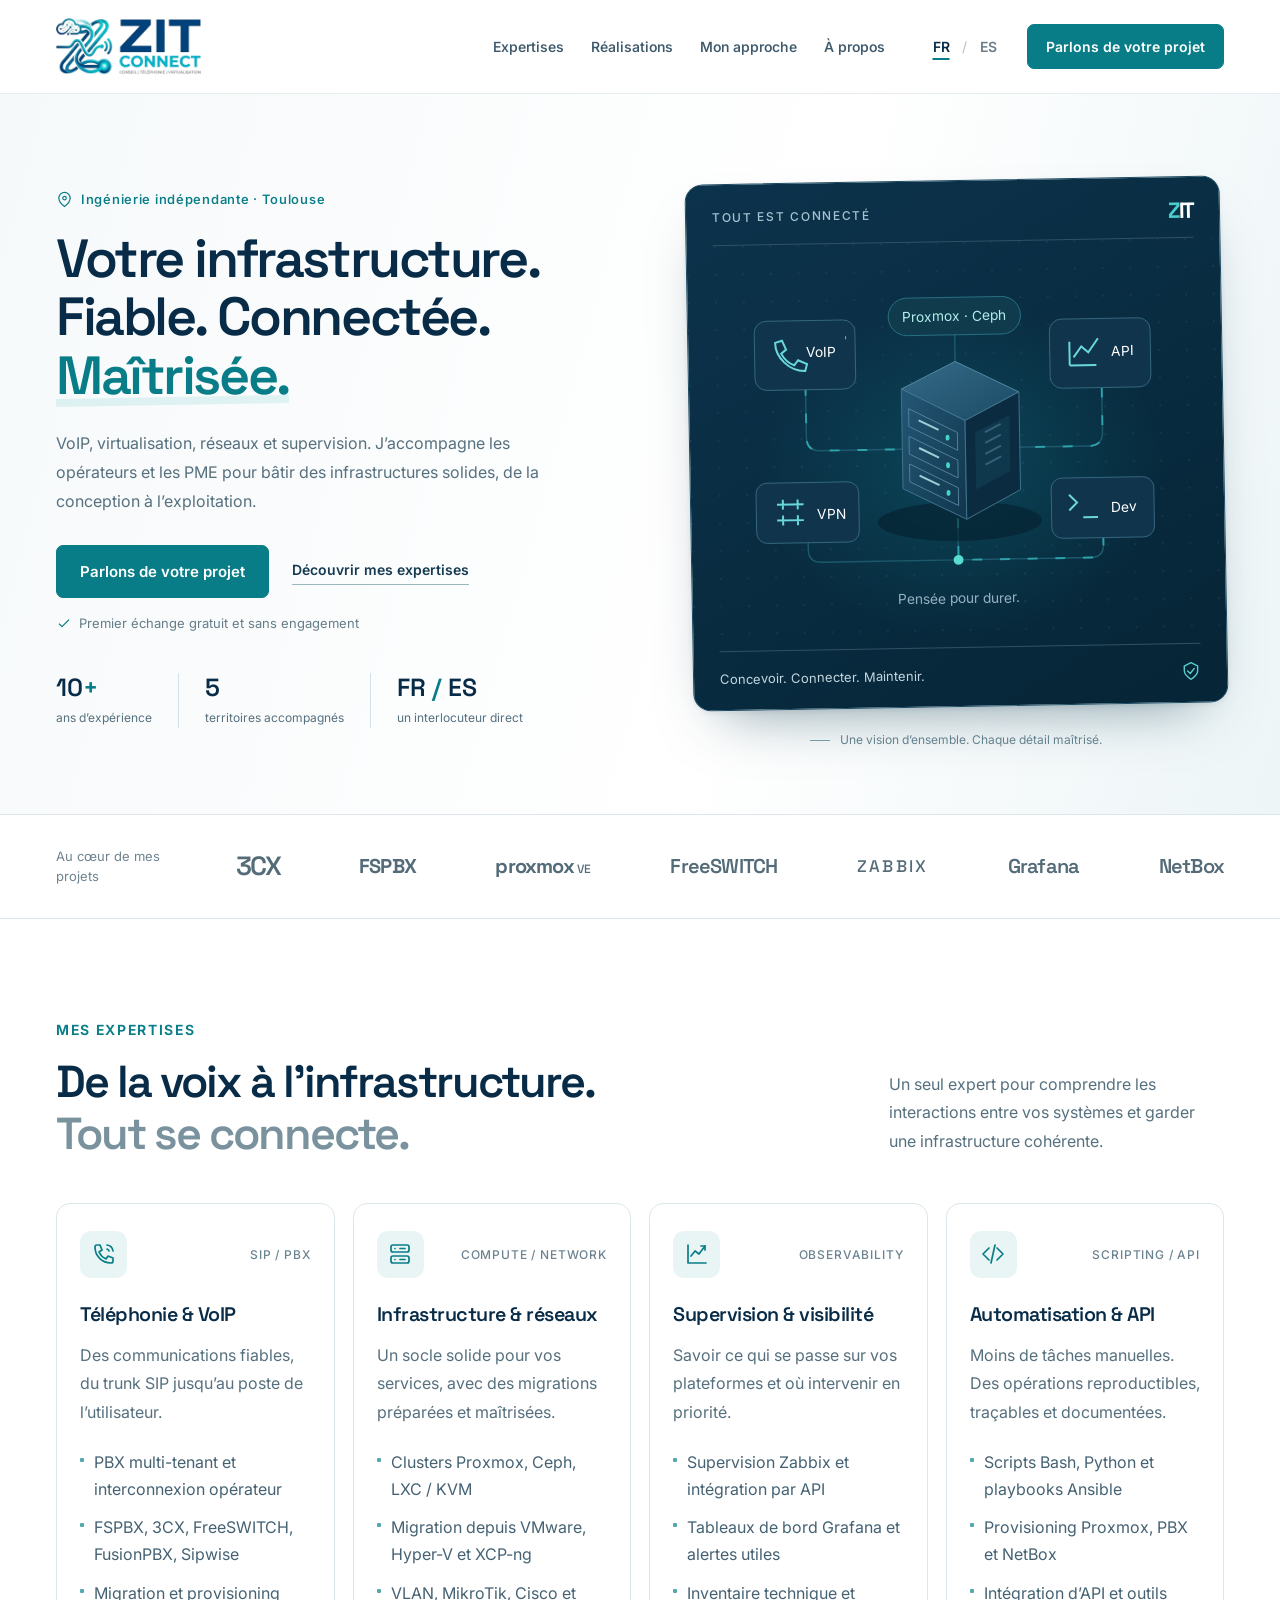
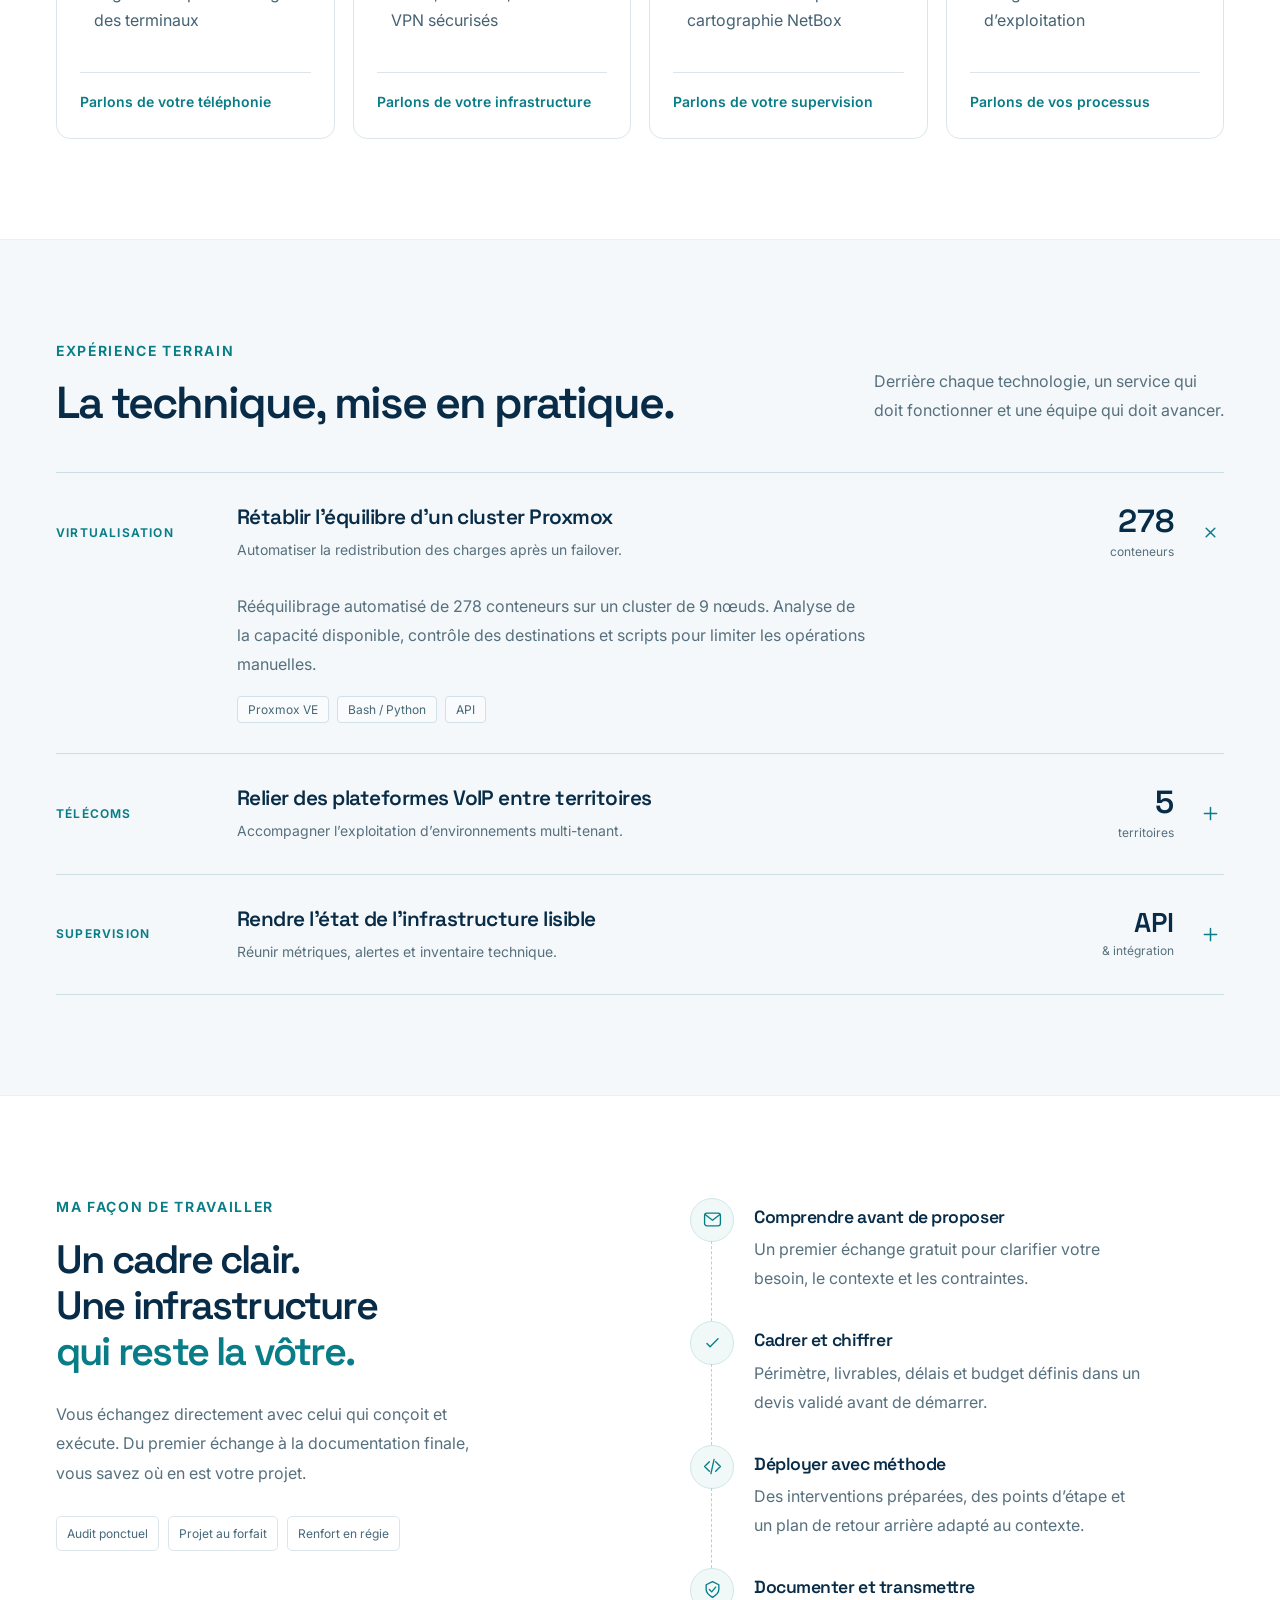
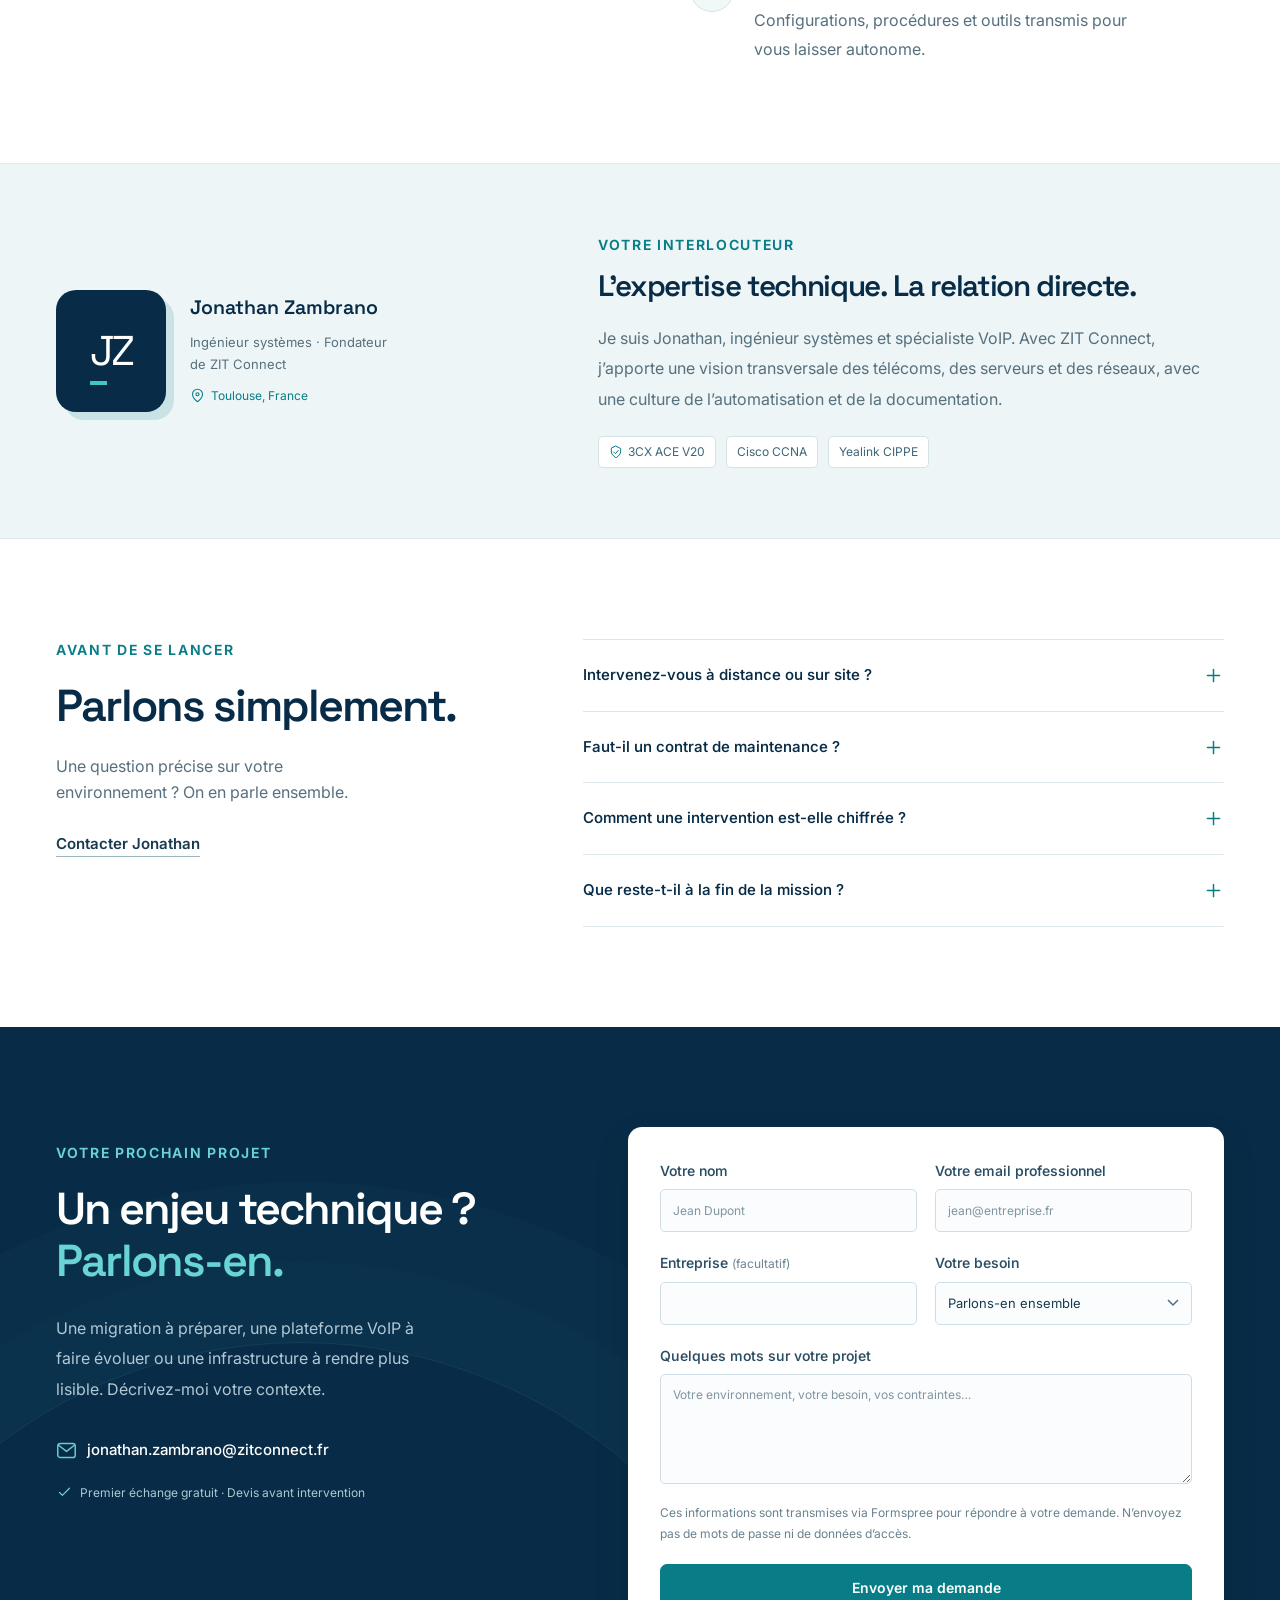
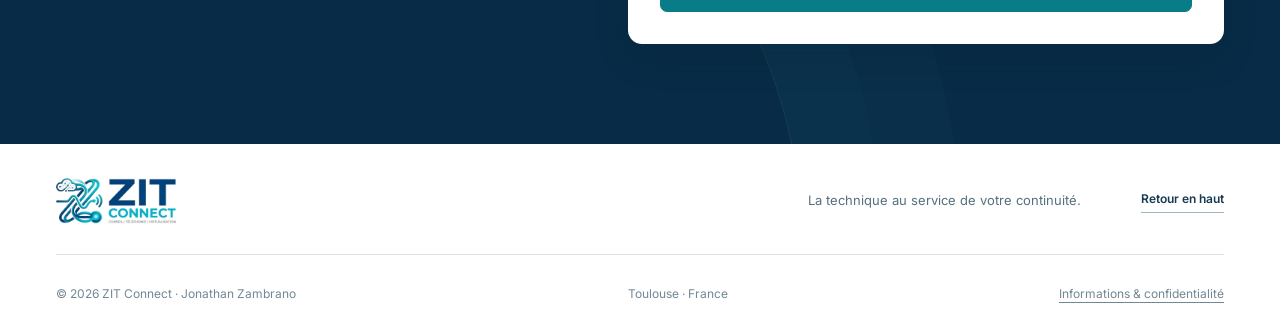
<file: index.html>
<!doctype html>
<html lang="fr">
<head>
  <meta charset="utf-8">
  <meta name="viewport" content="width=device-width, initial-scale=1">
  <meta name="theme-color" content="#082c47">
  <title>ZIT Connect — Ingénierie infrastructure & télécoms à Toulouse</title>
  <meta name="description" content="Jonathan Zambrano, ingénieur systèmes indépendant à Toulouse. VoIP, Proxmox, réseaux, supervision et automatisation. Un interlocuteur, de l’audit à l’exploitation.">
  <link rel="canonical" href="https://zitconnect.fr/">
  <meta name="robots" content="index, follow">
  <meta property="og:type" content="website">
  <meta property="og:title" content="ZIT Connect — Des infrastructures qui vous font avancer.">
  <meta property="og:description" content="Ingénierie indépendante en VoIP, virtualisation et supervision. Toulouse · France · Antilles-Guyane.">
  <meta property="og:url" content="https://zitconnect.fr/">
  <meta property="og:image" content="https://zitconnect.fr/assets/brand-original.png">
  <meta property="og:image:alt" content="ZIT Connect — Infrastructure &amp; Télécoms">
  <meta property="og:locale" content="fr_FR">
  <meta property="og:locale:alternate" content="es_ES">
  <link rel="icon" href="assets/favicon.ico">
  <link rel="preconnect" href="https://fonts.googleapis.com">
  <link rel="preconnect" href="https://fonts.gstatic.com" crossorigin>
  <link href="https://fonts.googleapis.com/css2?family=Inter:wght@400;450;500;550;600;650;700&family=Space+Grotesk:wght@400;500;600;700&display=swap" rel="stylesheet">
  <link rel="stylesheet" href="styles.css">
  <script src="main.js" defer></script>
</head>
<body>
  <a class="skip-link" href="#main" data-es="Ir al contenido">Aller au contenu</a>
  <svg class="icon-library" xmlns="http://www.w3.org/2000/svg" aria-hidden="true"><defs>
    <symbol id="i-phone" viewBox="0 0 24 24"><path d="M8 3H5a2 2 0 0 0-2 2c0 9 7 16 16 16a2 2 0 0 0 2-2v-3l-5-2-2 3a14 14 0 0 1-7-7l3-2Z"/><path d="M15 3a7 7 0 0 1 6 6M15 7a3 3 0 0 1 2 2"/></symbol>
    <symbol id="i-server" viewBox="0 0 24 24"><rect x="3" y="3" width="18" height="7" rx="2"/><rect x="3" y="14" width="18" height="7" rx="2"/><path d="M7 6.5h.01M7 17.5h.01M12 6.5h5M12 17.5h5"/></symbol>
    <symbol id="i-chart" viewBox="0 0 24 24"><path d="M3 3v18h18M6 14l4-5 4 3 6-8"/><path d="M16 4h4v4"/></symbol>
    <symbol id="i-code" viewBox="0 0 24 24"><path d="m8 6-6 6 6 6M16 6l6 6-6 6M14 3l-4 18"/></symbol>
    <symbol id="i-check" viewBox="0 0 24 24"><path d="m5 12 4 4L19 6"/></symbol>
    <symbol id="i-pin" viewBox="0 0 24 24"><path d="M20 10c0 6-8 12-8 12S4 16 4 10a8 8 0 1 1 16 0Z"/><circle cx="12" cy="10" r="2.5"/></symbol>
    <symbol id="i-shield" viewBox="0 0 24 24"><path d="m12 2 8 4v6c0 5-8 10-8 10S4 17 4 12V6Z"/><path d="m8 12 3 3 5-6"/></symbol>
    <symbol id="i-mail" viewBox="0 0 24 24"><rect x="2" y="4" width="20" height="16" rx="3"/><path d="m3 6 9 7 9-7"/></symbol>
    <symbol id="i-plus" viewBox="0 0 24 24"><path d="M12 5v14M5 12h14"/></symbol>
  </defs></svg>

  <header class="site-header">
    <div class="container header-inner">
      <a class="brand" href="#top" aria-label="ZIT Connect — Accueil" data-label-es="ZIT Connect — Inicio"><img src="assets/brand-original.png" width="640" height="248" alt="ZIT Connect" fetchpriority="high"></a>
      <nav class="desktop-nav" aria-label="Navigation principale" data-label-es="Navegación principal">
        <a href="#expertises" data-es="Servicios">Expertises</a>
        <a href="#realisations" data-es="Proyectos">Réalisations</a>
        <a href="#approche" data-es="Método">Mon approche</a>
        <a href="#a-propos" data-es="Sobre mí">À propos</a>
      </nav>
      <div class="header-actions">
        <div class="language-switch" role="group" aria-label="Langue / Idioma"><button type="button" data-language="fr" aria-pressed="true" aria-label="Français">FR</button><span aria-hidden="true">/</span><button type="button" data-language="es" aria-pressed="false" aria-label="Español">ES</button></div>
        <a class="button button-small header-contact" href="#contact" data-es="Hablemos">Parlons de votre projet</a>
        <button class="menu-toggle" type="button" aria-controls="mobile-nav" aria-expanded="false" aria-label="Ouvrir le menu" data-label-es="Abrir el menú"><span></span><span></span></button>
      </div>
    </div>
    <nav id="mobile-nav" class="mobile-nav" aria-label="Navigation mobile" data-label-es="Navegación móvil" hidden>
      <a href="#expertises" data-es="Servicios">Expertises</a><a href="#realisations" data-es="Proyectos">Réalisations</a><a href="#approche" data-es="Método">Mon approche</a><a href="#a-propos" data-es="Sobre mí">À propos</a><a href="#contact" data-es="Contactar">Me contacter</a>
    </nav>
  </header>

  <main id="main">
    <section class="hero" id="top" aria-labelledby="hero-title">
      <div class="hero-grid container">
        <div class="hero-copy">
          <p class="eyebrow location"><svg class="icon"><use href="#i-pin"/></svg><span data-es="Ingeniería independiente · Toulouse">Ingénierie indépendante · Toulouse</span></p>
          <h1 id="hero-title"><span data-es="Su infraestructura.">Votre infrastructure.</span><br><span data-es="Fiable. Conectada.">Fiable. Connectée.</span><br><em data-es="Bajo control.">Maîtrisée.</em></h1>
          <p class="hero-description" data-es="VoIP, virtualización, redes y supervisión. Acompaño a operadores y pymes para construir infraestructuras sólidas, desde el diseño hasta la operación.">VoIP, virtualisation, réseaux et supervision. J’accompagne les opérateurs et les PME pour bâtir des infrastructures solides, de la conception à l’exploitation.</p>
          <div class="hero-buttons"><a class="button" href="#contact" data-es="Hablemos de su proyecto">Parlons de votre projet</a><a class="text-link" href="#expertises" data-es="Descubrir mis servicios">Découvrir mes expertises</a></div>
          <p class="hero-note"><svg class="icon"><use href="#i-check"/></svg><span data-es="Primera reunión gratuita y sin compromiso">Premier échange gratuit et sans engagement</span></p>
          <div class="hero-trust"><div><strong>10<span>+</span></strong><span data-es="años de experiencia">ans d’expérience</span></div><div><strong>5</strong><span data-es="territorios acompañados">territoires accompagnés</span></div><div><strong>FR <span>/</span> ES</strong><span data-es="un interlocutor directo">un interlocuteur direct</span></div></div>
        </div>
        <div class="hero-visual">
          <div class="architecture">
            <div class="architecture-heading"><span class="mono" data-es="TODO ESTÁ CONECTADO">TOUT EST CONNECTÉ</span><span class="architecture-mark" aria-hidden="true">Z<span>IT</span></span></div>
            <svg class="network-illustration" viewBox="0 0 540 410" role="img" aria-labelledby="architecture-title architecture-description">
              <title id="architecture-title" data-es="Una infraestructura conectada">Une infrastructure connectée</title><desc id="architecture-description" data-es="Esquema ilustrativo: telefonía VoIP, clúster de virtualización, redes, supervisión y automatización interconectados.">Schéma illustratif : téléphonie VoIP, cluster de virtualisation, réseaux, supervision et automatisation interconnectés.</desc>
              <defs><pattern id="grid" width="28" height="28" patternUnits="userSpaceOnUse"><circle cx="1" cy="1" r=".7" fill="#527489" opacity=".45"/></pattern><linearGradient id="server-front" x2="1" y2="1"><stop stop-color="#245775"/><stop offset="1" stop-color="#11364d"/></linearGradient><linearGradient id="server-top" x2="1" y2="1"><stop stop-color="#356a87"/><stop offset="1" stop-color="#1b4b65"/></linearGradient><radialGradient id="glow"><stop stop-color="#14bac0" stop-opacity=".18"/><stop offset="1" stop-color="#14bac0" stop-opacity="0"/></radialGradient></defs>
              <rect width="540" height="410" fill="url(#grid)"/><ellipse cx="274" cy="229" rx="205" ry="170" fill="url(#glow)"/>
              <g fill="none" stroke="#1d596c" stroke-width="1.5"><path d="M118 143v52q0 14 14 14h108M418 150v45q0 14-14 14H298M270 280v42M118 265v44q0 13 14 13h138M417 266v43q0 13-14 13H270"/><path d="M270 94v36"/></g>
              <g fill="none" stroke="#3acbd0" stroke-width="2"><path class="network-path" d="M118 143v52q0 14 14 14h108"/><path class="network-path path-delay" d="M418 150v45q0 14-14 14H298"/><path class="network-path" d="M270 280v42h133q14 0 14-13v-43"/></g>
              <g class="server-drawing"><ellipse cx="272" cy="283" rx="83" ry="20" fill="#041c2a" opacity=".55"/><path d="m215 148 55-27 64 32-55 28Z" fill="url(#server-top)" stroke="#538ba1"/><path d="m215 148 64 33v100l-64-32Z" fill="url(#server-front)" stroke="#40728c"/><path d="m279 181 55-28v99l-55 29Z" fill="#0b2b40" stroke="#40728c"/>
              <g fill="none" stroke="#4f829c"><path d="m222 168 49 25v18l-49-25ZM222 196l49 25v18l-49-25ZM222 224l49 25v18l-49-25Z"/></g><g stroke="#9bd1d6" stroke-width="2"><path d="m232 180 20 10M232 208l20 10M232 236l20 10"/></g><g fill="#44d4c6"><ellipse cx="261" cy="198" rx="2" ry="3"/><ellipse cx="261" cy="226" rx="2" ry="3"/><ellipse cx="261" cy="254" rx="2" ry="3"/></g><path d="m289 193 35-17v57l-35 18Z" fill="#10384c"/><path d="m299 193 16-8M299 204l16-8M299 215l16-8M299 226l16-8" stroke="#32627a" stroke-width="2"/></g>
              <g transform="translate(67 77)"><rect width="102" height="70" rx="12" fill="#10344b" stroke="#36677e"/><path d="m21 22 7-2 4 9-5 4c3 6 7 10 13 12l4-5 9 4-2 7c-16 0-30-14-30-29Z" fill="none" stroke="#69d8dc" stroke-width="2"/><text x="67" y="37" text-anchor="middle" fill="#fff" font-size="14" font-family="Inter, sans-serif">VoIP</text><path d="M92 18h1" stroke="#60c3c5" stroke-width="3"/></g>
              <g transform="translate(366 80)"><rect width="102" height="70" rx="12" fill="#10344b" stroke="#36677e"/><path d="M20 47V23M20 47h27M24 39l8-11 7 6 10-14" fill="none" stroke="#69d8dc" stroke-width="2"/><text x="74" y="38" text-anchor="middle" fill="#fff" font-size="14" font-family="Inter, sans-serif">API</text></g>
              <g transform="translate(66 241)"><rect width="104" height="61" rx="11" fill="#10344b" stroke="#36677e"/><path d="M21 22h27M27 17v10M42 17v10M21 38h27M27 33v10M42 33v10" stroke="#69d8dc" stroke-width="2"/><text x="76" y="37" text-anchor="middle" fill="#fff" font-size="14" font-family="Inter, sans-serif">VPN</text></g>
              <g transform="translate(365 241)"><rect width="104" height="61" rx="11" fill="#10344b" stroke="#36677e"/><path d="m18 33 8-8-8-8M32 40h15" fill="none" stroke="#69d8dc" stroke-width="2"/><text x="73" y="35" text-anchor="middle" fill="#fff" font-size="14" font-family="Inter, sans-serif">Dev</text></g>
              <g><rect x="203" y="56" width="134" height="38" rx="19" fill="#0f3b4d" stroke="#287081"/><text x="270" y="80" text-anchor="middle" fill="#b3eceb" font-size="14" font-family="Inter, sans-serif">Proxmox · Ceph</text><circle cx="270" cy="322" r="5" fill="#58dbd1"/><text x="270" y="366" text-anchor="middle" fill="#95b1c1" font-size="14" font-family="Inter, sans-serif" data-es="Diseñada para durar.">Pensée pour durer.</text></g>
            </svg>
            <div class="architecture-footer"><span data-es="Diseñar. Conectar. Mantener.">Concevoir. Connecter. Maintenir.</span><svg class="icon"><use href="#i-shield"/></svg></div>
          </div>
          <div class="visual-caption"><span class="caption-line"></span><span data-es="Una visión global. Cada detalle bajo control.">Une vision d’ensemble. Chaque détail maîtrisé.</span></div>
        </div>
      </div>
    </section>

    <div class="technology-strip"><div class="container technology-inner"><p data-es="Tecnologías en el centro de mis proyectos">Au cœur de mes projets</p><div class="technology-names"><span class="tech-3cx">3CX</span><span class="tech-fspbx">FSPBX</span><span class="tech-proxmox">proxmox<span>VE</span></span><span>FreeSWITCH</span><span class="tech-zabbix">ZABBIX</span><span>Grafana</span><span>NetBox</span></div></div></div>

    <section class="section expertise-section" id="expertises" aria-labelledby="expertise-title">
      <div class="container">
        <div class="section-heading"><div><p class="eyebrow" data-es="MIS ESPECIALIDADES">MES EXPERTISES</p><h2 id="expertise-title"><span data-es="De la voz a la infraestructura.">De la voix à l’infrastructure.</span><br><span class="muted-heading" data-es="Todo se conecta.">Tout se connecte.</span></h2></div><p class="section-intro" data-es="Un único especialista para comprender las interacciones entre sus sistemas y mantener la coherencia del conjunto.">Un seul expert pour comprendre les interactions entre vos systèmes et garder une infrastructure cohérente.</p></div>
        <div class="services-grid">
          <article class="service-card"><div class="service-top"><span class="service-icon"><svg class="icon"><use href="#i-phone"/></svg></span><span class="service-category">SIP / PBX</span></div><h3 data-es="Telefonía & VoIP">Téléphonie & VoIP</h3><p data-es="Comunicaciones fiables, desde el trunk SIP hasta el terminal del usuario.">Des communications fiables, du trunk SIP jusqu’au poste de l’utilisateur.</p><ul><li data-es="PBX multi-tenant e interconexión con operadores">PBX multi-tenant et interconnexion opérateur</li><li data-es="FSPBX, 3CX, FreeSWITCH, FusionPBX, Sipwise">FSPBX, 3CX, FreeSWITCH, FusionPBX, Sipwise</li><li data-es="Migración y aprovisionamiento de terminales">Migration et provisioning des terminaux</li></ul><a class="service-link" href="#contact" data-service="voip" data-es="Hablemos de su telefonía">Parlons de votre téléphonie</a></article>
          <article class="service-card"><div class="service-top"><span class="service-icon"><svg class="icon"><use href="#i-server"/></svg></span><span class="service-category">COMPUTE / NETWORK</span></div><h3 data-es="Infraestructura & redes">Infrastructure & réseaux</h3><p data-es="Bases sólidas para sus servicios, con una migración preparada y controlada.">Un socle solide pour vos services, avec des migrations préparées et maîtrisées.</p><ul><li data-es="Clústeres Proxmox, Ceph, LXC / KVM">Clusters Proxmox, Ceph, LXC / KVM</li><li data-es="Migración desde VMware, Hyper-V y XCP-ng">Migration depuis VMware, Hyper-V et XCP-ng</li><li data-es="VLAN, MikroTik, Cisco y VPN seguras">VLAN, MikroTik, Cisco et VPN sécurisés</li></ul><a class="service-link" href="#contact" data-service="infrastructure" data-es="Hablemos de su infraestructura">Parlons de votre infrastructure</a></article>
          <article class="service-card"><div class="service-top"><span class="service-icon"><svg class="icon"><use href="#i-chart"/></svg></span><span class="service-category">OBSERVABILITY</span></div><h3 data-es="Supervisión & visibilidad">Supervision & visibilité</h3><p data-es="Sepa qué ocurre en sus plataformas y dónde intervenir primero.">Savoir ce qui se passe sur vos plateformes et où intervenir en priorité.</p><ul><li data-es="Supervisión Zabbix e integración por API">Supervision Zabbix et intégration par API</li><li data-es="Paneles Grafana y alertas útiles">Tableaux de bord Grafana et alertes utiles</li><li data-es="Inventario técnico y cartografía con NetBox">Inventaire technique et cartographie NetBox</li></ul><a class="service-link" href="#contact" data-service="supervision" data-es="Hablemos de su supervisión">Parlons de votre supervision</a></article>
          <article class="service-card"><div class="service-top"><span class="service-icon"><svg class="icon"><use href="#i-code"/></svg></span><span class="service-category">SCRIPTING / API</span></div><h3 data-es="Automatización & APIs">Automatisation & API</h3><p data-es="Menos tareas manuales. Operaciones repetibles, trazables y documentadas.">Moins de tâches manuelles. Des opérations reproductibles, traçables et documentées.</p><ul><li data-es="Scripts Bash, Python y playbooks Ansible">Scripts Bash, Python et playbooks Ansible</li><li data-es="Aprovisionamiento Proxmox, PBX y NetBox">Provisioning Proxmox, PBX et NetBox</li><li data-es="Integración de APIs y herramientas de operación">Intégration d’API et outils d’exploitation</li></ul><a class="service-link" href="#contact" data-service="automation" data-es="Hablemos de sus procesos">Parlons de vos processus</a></article>
        </div>
      </div>
    </section>

    <section class="work-section section" id="realisations" aria-labelledby="work-title"><div class="container">
      <div class="section-heading"><div><p class="eyebrow" data-es="EXPERIENCIA EN EL TERRENO">EXPÉRIENCE TERRAIN</p><h2 id="work-title" data-es="La técnica, puesta en práctica.">La technique, mise en pratique.</h2></div><p class="section-intro" data-es="Detrás de cada tecnología, hay un servicio que debe funcionar y un equipo que necesita avanzar.">Derrière chaque technologie, un service qui doit fonctionner et une équipe qui doit avancer.</p></div>
      <div class="work-list">
        <details class="work-item" open><summary><div class="work-domain" data-es="VIRTUALIZACIÓN">VIRTUALISATION</div><div class="work-summary"><h3 data-es="Recuperar el equilibrio de un clúster Proxmox">Rétablir l’équilibre d’un cluster Proxmox</h3><p data-es="Automatizar la redistribución de cargas tras un failover.">Automatiser la redistribution des charges après un failover.</p></div><span class="work-metric">278 <small data-es="contenedores">conteneurs</small></span><svg class="icon detail-plus"><use href="#i-plus"/></svg></summary><div class="work-details"><p data-es="Reequilibrado automatizado de 278 contenedores en un clúster de 9 nodos. Análisis de la capacidad disponible, control de destinos y scripts para reducir las operaciones manuales.">Rééquilibrage automatisé de 278 conteneurs sur un cluster de 9 nœuds. Analyse de la capacité disponible, contrôle des destinations et scripts pour limiter les opérations manuelles.</p><div class="tags"><span>Proxmox VE</span><span>Bash / Python</span><span>API</span></div></div></details>
        <details class="work-item"><summary><div class="work-domain" data-es="TELECOMUNICACIONES">TÉLÉCOMS</div><div class="work-summary"><h3 data-es="Conectar plataformas VoIP entre territorios">Relier des plateformes VoIP entre territoires</h3><p data-es="Acompañar la operación de entornos multi-tenant.">Accompagner l’exploitation d’environnements multi-tenant.</p></div><span class="work-metric">5 <small data-es="territorios">territoires</small></span><svg class="icon detail-plus"><use href="#i-plus"/></svg></summary><div class="work-details"><p data-es="Experiencia operando plataformas de telefonía entre Francia metropolitana y las Antillas-Guayana: PBX multi-tenant, interconexiones SIP y aprovisionamiento de terminales.">Expérience d’exploitation de plateformes téléphoniques entre la métropole et les Antilles-Guyane : PBX multi-tenant, interconnexions SIP et provisioning des terminaux.</p><div class="tags"><span>3CX</span><span>FreeSWITCH</span><span>Sipwise</span></div></div></details>
        <details class="work-item"><summary><div class="work-domain" data-es="SUPERVISIÓN">SUPERVISION</div><div class="work-summary"><h3 data-es="Hacer visible el estado de la infraestructura">Rendre l’état de l’infrastructure lisible</h3><p data-es="Unificar métricas, alertas e inventario técnico.">Réunir métriques, alertes et inventaire technique.</p></div><span class="work-metric metric-text">API <small data-es="e integración">& intégration</small></span><svg class="icon detail-plus"><use href="#i-plus"/></svg></summary><div class="work-details"><p data-es="Integración de las APIs de virtualización y telefonía con Zabbix, paneles Grafana para seguir los servicios y NetBox para estructurar el inventario.">Intégration des API de virtualisation et de téléphonie à Zabbix, tableaux de bord Grafana pour suivre les services et NetBox pour structurer l’inventaire.</p><div class="tags"><span>Zabbix</span><span>Grafana</span><span>NetBox</span></div></div></details>
      </div>
    </div></section>

    <section class="section approach-section" id="approche" aria-labelledby="approach-title"><div class="container approach-grid"><div class="approach-copy"><p class="eyebrow" data-es="MI FORMA DE TRABAJAR">MA FAÇON DE TRAVAILLER</p><h2 id="approach-title"><span data-es="Un alcance claro.">Un cadre clair.</span><br><span data-es="Una infraestructura">Une infrastructure</span><br><em data-es="que sigue siendo suya.">qui reste la vôtre.</em></h2><p data-es="Habla directamente con quien diseña y ejecuta. Desde el primer intercambio hasta la documentación final, sabe dónde está su proyecto.">Vous échangez directement avec celui qui conçoit et exécute. Du premier échange à la documentation finale, vous savez où en est votre projet.</p><div class="engagement-modes"><span data-es="Auditoría puntual">Audit ponctuel</span><span data-es="Proyecto a precio cerrado">Projet au forfait</span><span data-es="Refuerzo por jornada">Renfort en régie</span></div></div><div class="process-list">
      <div class="process-item"><span class="process-symbol"><svg class="icon"><use href="#i-mail"/></svg></span><div><h3 data-es="Entender antes de proponer">Comprendre avant de proposer</h3><p data-es="Primera reunión gratuita para aclarar su necesidad, el contexto y las limitaciones.">Un premier échange gratuit pour clarifier votre besoin, le contexte et les contraintes.</p></div></div>
      <div class="process-item"><span class="process-symbol"><svg class="icon"><use href="#i-check"/></svg></span><div><h3 data-es="Definir y presupuestar">Cadrer et chiffrer</h3><p data-es="Alcance, entregables, plazos y presupuesto definidos en una propuesta validada antes de empezar.">Périmètre, livrables, délais et budget définis dans un devis validé avant de démarrer.</p></div></div>
      <div class="process-item"><span class="process-symbol"><svg class="icon"><use href="#i-code"/></svg></span><div><h3 data-es="Implementar con método">Déployer avec méthode</h3><p data-es="Intervenciones preparadas, puntos de seguimiento y un plan de reversión adaptado al contexto.">Des interventions préparées, des points d’étape et un plan de retour arrière adapté au contexte.</p></div></div>
      <div class="process-item"><span class="process-symbol"><svg class="icon"><use href="#i-shield"/></svg></span><div><h3 data-es="Documentar y transferir">Documenter et transmettre</h3><p data-es="Configuraciones, procedimientos y herramientas entregados para mantener su autonomía.">Configurations, procédures et outils transmis pour vous laisser autonome.</p></div></div>
    </div></div></section>

    <section class="about-section section" id="a-propos" aria-labelledby="about-title"><div class="container about-grid"><div class="about-identity"><div class="monogram" aria-hidden="true">JZ<span></span></div><div><p class="identity-name">Jonathan Zambrano</p><p class="identity-role" data-es="Ingeniero de Sistemas · Fundador de ZIT Connect">Ingénieur systèmes · Fondateur de ZIT Connect</p><p class="identity-location"><svg class="icon"><use href="#i-pin"/></svg>Toulouse, France</p></div></div><div class="about-copy"><p class="eyebrow" data-es="SU INTERLOCUTOR">VOTRE INTERLOCUTEUR</p><h2 id="about-title" data-es="Experiencia técnica. Relación directa.">L’expertise technique. La relation directe.</h2><p data-es="Soy Jonathan, ingeniero de sistemas y especialista en VoIP. Con ZIT Connect, aporto una visión transversal de las telecomunicaciones, los servidores y las redes, junto con una cultura de automatización y documentación.">Je suis Jonathan, ingénieur systèmes et spécialiste VoIP. Avec ZIT Connect, j’apporte une vision transversale des télécoms, des serveurs et des réseaux, avec une culture de l’automatisation et de la documentation.</p><div class="certifications"><span><svg class="icon"><use href="#i-shield"/></svg>3CX ACE V20</span><span>Cisco CCNA</span><span>Yealink CIPPE</span></div></div></div></section>

    <section class="section faq-section" id="faq" aria-labelledby="faq-title"><div class="container faq-grid"><div><p class="eyebrow" data-es="ANTES DE EMPEZAR">AVANT DE SE LANCER</p><h2 id="faq-title" data-es="Hablemos con claridad.">Parlons simplement.</h2><p data-es="¿Una pregunta concreta sobre su entorno? La vemos juntos.">Une question précise sur votre environnement ? On en parle ensemble.</p><a class="text-link" href="#contact" data-es="Contactar con Jonathan">Contacter Jonathan</a></div><div class="faq-list">
      <details><summary><span data-es="¿Trabaja en remoto o presencial?">Intervenez-vous à distance ou sur site ?</span><svg class="icon detail-plus"><use href="#i-plus"/></svg></summary><p data-es="Ambos. La mayoría de las intervenciones se realiza en remoto mediante accesos seguros. Los desplazamientos se acuerdan según el proyecto y la ubicación.">Les deux. La majorité des interventions se fait à distance avec des accès sécurisés. Les déplacements se définissent selon le projet et la localisation.</p></details>
      <details><summary><span data-es="¿Necesito un contrato de mantenimiento?">Faut-il un contrat de maintenance ?</span><svg class="icon detail-plus"><use href="#i-plus"/></svg></summary><p data-es="No. Puede contratar una auditoría puntual, un proyecto definido o un refuerzo regular. Solo se compromete con el alcance acordado.">Non. Vous pouvez faire appel à moi pour un audit ponctuel, un projet défini ou un renfort régulier. Vous n’êtes engagé que sur le périmètre convenu.</p></details>
      <details><summary><span data-es="¿Cómo se presupuesta una intervención?">Comment une intervention est-elle chiffrée ?</span><svg class="icon detail-plus"><use href="#i-plus"/></svg></summary><p data-es="Tras una primera reunión gratuita, recibirá un presupuesto con el alcance, los entregables y los plazos. Facturación a precio cerrado o por jornada según la misión.">Après un premier échange gratuit, vous recevez un devis avec le périmètre, les livrables et les délais. La facturation se fait au forfait ou en régie selon la mission.</p></details>
      <details><summary><span data-es="¿Qué recibo al terminar la misión?">Que reste-t-il à la fin de la mission ?</span><svg class="icon detail-plus"><use href="#i-plus"/></svg></summary><p data-es="Las configuraciones, los procedimientos y las herramientas acordadas. La documentación permite a su equipo retomar la operación; puede definirse soporte posterior si lo necesita.">Les configurations, les procédures et les outils convenus. La documentation permet à votre équipe de reprendre la main ; un suivi peut être défini si nécessaire.</p></details>
    </div></div></section>

    <section class="contact-section section" id="contact" aria-labelledby="contact-title"><div class="container contact-grid"><div class="contact-copy"><p class="eyebrow" data-es="SU PRÓXIMO PROYECTO">VOTRE PROCHAIN PROJET</p><h2 id="contact-title"><span data-es="¿Un reto técnico?">Un enjeu technique ?</span><br><em data-es="Hablemos.">Parlons-en.</em></h2><p data-es="Una migración que preparar, una plataforma VoIP que mejorar o una infraestructura que necesita visibilidad. Cuénteme su contexto.">Une migration à préparer, une plateforme VoIP à faire évoluer ou une infrastructure à rendre plus lisible. Décrivez-moi votre contexte.</p><a class="direct-email" href="mailto:jonathan.zambrano@zitconnect.fr"><svg class="icon"><use href="#i-mail"/></svg>jonathan.zambrano@zitconnect.fr</a><div class="contact-assurance"><svg class="icon"><use href="#i-check"/></svg><span data-es="Primera reunión gratuita · Presupuesto antes de intervenir">Premier échange gratuit · Devis avant intervention</span></div></div>
      <form id="contact-form" class="contact-form" action="https://formspree.io/f/mqpzbpln" method="post">
        <div class="form-row"><div class="field"><label for="contact-name" data-es="Su nombre">Votre nom</label><input id="contact-name" name="name" autocomplete="name" required maxlength="120" placeholder="Jean Dupont" data-placeholder-es="Su nombre completo"></div><div class="field"><label for="contact-email" data-es="Su email profesional">Votre email professionnel</label><input type="email" id="contact-email" name="email" autocomplete="email" required maxlength="254" placeholder="jean@entreprise.fr" data-placeholder-es="nombre@empresa.com"></div></div>
        <div class="form-row"><div class="field"><label for="contact-company"><span data-es="Empresa">Entreprise</span> <span class="optional" data-es="(opcional)">(facultatif)</span></label><input id="contact-company" name="company" autocomplete="organization" maxlength="160"></div><div class="field"><label for="contact-service" data-es="Su necesidad">Votre besoin</label><select id="contact-service" name="service"><option value="general" data-es="Hablemos de ello">Parlons-en ensemble</option><option value="voip" data-es="Telefonía & VoIP">Téléphonie & VoIP</option><option value="infrastructure" data-es="Infraestructura & redes">Infrastructure & réseaux</option><option value="supervision" data-es="Supervisión">Supervision</option><option value="automation" data-es="Automatización & APIs">Automatisation & API</option></select></div></div>
        <div class="field"><label for="contact-message" data-es="Cuénteme su proyecto">Quelques mots sur votre projet</label><textarea id="contact-message" name="message" required minlength="10" maxlength="5000" rows="4" placeholder="Votre environnement, votre besoin, vos contraintes…" data-placeholder-es="Su entorno, su necesidad, sus limitaciones…"></textarea></div>
        <div class="honeypot" aria-hidden="true"><label for="contact-website">Website</label><input id="contact-website" name="_gotcha" tabindex="-1" autocomplete="off"></div>
        <p class="form-privacy" data-es="La información se transmite mediante Formspree para responder a su solicitud. No envíe contraseñas ni datos de acceso.">Ces informations sont transmises via Formspree pour répondre à votre demande. N’envoyez pas de mots de passe ni de données d’accès.</p>
        <button class="button form-submit" type="submit" data-es="Enviar mi solicitud">Envoyer ma demande</button><p id="form-status" class="form-status" role="status" aria-live="polite"></p>
        <noscript><p data-es="El formulario también funciona sin JavaScript y abre la confirmación de Formspree.">Le formulaire fonctionne aussi sans JavaScript et ouvre la confirmation Formspree.</p></noscript>
      </form>
    </div></section>
  </main>
  <footer class="site-footer"><div class="container footer-top"><a class="footer-brand" href="#top"><img src="assets/brand-original.png" width="640" height="248" alt="ZIT Connect" loading="lazy"></a><p data-es="La técnica al servicio de su continuidad.">La technique au service de votre continuité.</p><a href="#top" class="text-link" data-es="Volver arriba">Retour en haut</a></div><div class="container footer-bottom"><span>© <span id="current-year">2026</span> ZIT Connect · Jonathan Zambrano</span><span>Toulouse · France</span><button type="button" class="legal-trigger" data-es="Información y privacidad">Informations & confidentialité</button></div></footer>
  <dialog id="legal-dialog" aria-labelledby="legal-title"><div class="dialog-inner"><button type="button" class="dialog-close" aria-label="Fermer" data-label-es="Cerrar">×</button><p class="eyebrow">ZIT CONNECT</p><h2 id="legal-title" data-es="Información y privacidad">Informations & confidentialité</h2><p data-es="Este sitio presenta la actividad de consultoría técnica de Jonathan Zambrano, ZIT Connect, en Toulouse (Francia).">Ce site présente l’activité de conseil technique de Jonathan Zambrano, ZIT Connect, à Toulouse (France).</p><p><a href="mailto:jonathan.zambrano@zitconnect.fr">jonathan.zambrano@zitconnect.fr</a></p><p data-es="El formulario transmite los datos introducidos a Formspree para gestionar su solicitud. Puede utilizar directamente el correo electrónico para pedir acceso, rectificación o supresión de los datos de su solicitud.">Le formulaire transmet les données saisies à Formspree pour traiter votre demande. Vous pouvez utiliser directement l’adresse email pour demander l’accès, la rectification ou la suppression des données de votre demande.</p><p data-es="Este sitio no incorpora herramientas de analítica ni cookies publicitarias. Su elección de idioma se guarda en el almacenamiento local del navegador. Este sitio está alojado en Cloudflare. Las tipografías se proporcionan mediante Google Fonts.">Ce site n’intègre ni outil d’analyse d’audience ni cookie publicitaire. Votre choix de langue est mémorisé dans le stockage local du navigateur. Ce site est hébergé par Cloudflare. Les polices de caractères sont fournies par Google Fonts.</p><a href="https://formspree.io/legal/privacy-policy/" target="_blank" rel="noopener noreferrer" data-es="Política de privacidad de Formspree">Politique de confidentialité de Formspree</a></div></dialog>
</body>
</html>
</file>
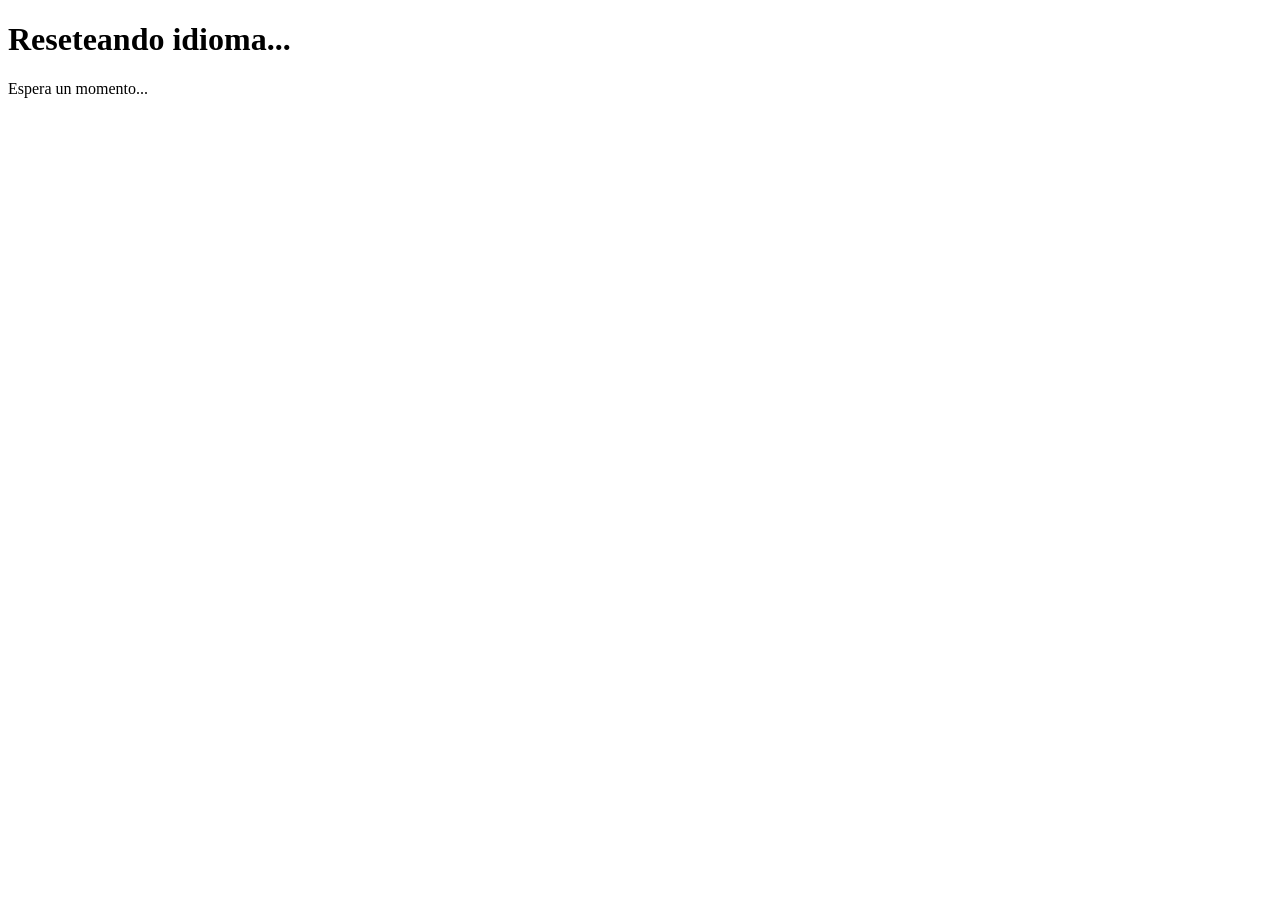
<file: reset-language.html>
<!DOCTYPE html>
<html>
<head>
    <title>Resetear Idioma</title>
</head>
<body>
    <h1>Reseteando idioma...</h1>
    <p>Espera un momento...</p>
    
    <script>
        // Limpiar localStorage
        localStorage.removeItem('zit-language');
        console.log('✓ localStorage limpiado');
        
        // Redirigir a la página principal
        setTimeout(function() {
            window.location.href = 'index.html';
        }, 1000);
    </script>
</body>
</html>
</file>
<file: styles.css>
:root{--navy:#082c47;--ink:#163b50;--muted:#56707e;--teal:#087d87;--aqua:#45c4c7;--line:#dce6ea;--paper:#f5f8fa;--white:#fff;--heading:'Space Grotesk','Segoe UI',sans-serif;--body:'Inter','Segoe UI',sans-serif;--radius:14px}
*{box-sizing:border-box}html{scroll-behavior:smooth;scroll-padding-top:108px}body{margin:0;background:var(--white);color:var(--ink);font-family:var(--body);font-size:16px;line-height:1.65;-webkit-font-smoothing:antialiased}button,input,select,textarea{font:inherit}a{color:inherit;text-decoration:none}button,a,input,textarea,select,summary{-webkit-tap-highlight-color:transparent}a,button,summary{touch-action:manipulation}button{cursor:pointer}img,svg{max-width:100%}img{display:block;height:auto}h1,h2,h3,p{margin:0}h1,h2,h3{font-family:var(--heading);font-weight:600;color:var(--navy)}h1,h2{letter-spacing:-.045em}h2{font-size:clamp(2rem,3.5vw,2.85rem);line-height:1.16}h3{font-size:1.35rem;line-height:1.3;letter-spacing:-.025em}em{font-style:normal;color:var(--teal)}button{border:0}button:disabled{cursor:wait}a:focus-visible,button:focus-visible,summary:focus-visible{outline:3px solid #11a6b4;outline-offset:5px;border-radius:4px}[hidden]{display:none!important}::selection{background:#b2eceb;color:var(--navy)}.container{width:min(1280px,calc(100% - 112px));margin-inline:auto}.icon-library{position:absolute;width:0;height:0;overflow:hidden}.icon{display:inline-block;width:24px;height:24px;fill:none;stroke:currentColor;stroke-width:1.7;stroke-linecap:round;stroke-linejoin:round;flex-shrink:0;vertical-align:middle}.section{padding:100px 0}.eyebrow{font-size:.875rem;font-weight:650;letter-spacing:.12em;color:var(--teal);line-height:1.5;margin-bottom:20px}.button{display:inline-flex;align-items:center;justify-content:center;padding:15px 23px;background:var(--teal);color:var(--white);border:1px solid var(--teal);border-radius:7px;font-size:.94rem;font-weight:600;line-height:1.4;transition:background .2s,box-shadow .2s,transform .2s}.button:hover{background:#056773;border-color:#056773;box-shadow:0 6px 18px #087d871b;transform:translateY(-1px)}.button-small{padding:12px 18px;font-size:.875rem}.text-link{font-size:.94rem;font-weight:600;border-bottom:1px solid #9ab6bf;padding-bottom:3px;transition:color .2s,border-color .2s}.text-link:hover{color:var(--teal);border-color:var(--teal)}.skip-link{position:fixed;z-index:100;top:-100px;left:20px;background:var(--navy);padding:12px 20px;color:white}.skip-link:focus{top:12px}
.site-header{height:94px;position:sticky;top:0;z-index:20;background:#fffffffa;border-bottom:1px solid #e7edef;backdrop-filter:blur(16px)}.header-inner{height:100%;display:flex;align-items:center;justify-content:space-between;gap:24px}.brand{width:145px;flex-shrink:0}.desktop-nav{display:flex;gap:27px;margin-left:auto}.desktop-nav a{font-size:.875rem;font-weight:550;color:#3d596b;padding:12px 0;white-space:nowrap}.desktop-nav a:hover,.desktop-nav a[aria-current]{color:var(--teal)}.header-actions{display:flex;align-items:center;gap:25px;margin-left:18px}.language-switch{display:flex;gap:7px;align-items:center;font-size:.875rem;font-weight:600}.language-switch button{padding:8px 1px;background:none;color:#6c7e89;min-height:40px;min-width:28px}.language-switch button[aria-pressed=true]{color:var(--navy);text-decoration:underline;text-underline-offset:6px;text-decoration-color:var(--teal);text-decoration-thickness:2px}.language-switch>span{color:#b3c1c9;font-weight:400}.menu-toggle{display:none;background:transparent;width:44px;height:44px;padding:11px}.menu-toggle span{display:block;height:2px;width:22px;background:var(--navy);margin:5px 0;transition:transform .2s}.menu-toggle[aria-expanded=true] span:first-child{transform:translateY(3.5px) rotate(45deg)}.menu-toggle[aria-expanded=true] span:last-child{transform:translateY(-3.5px) rotate(-45deg)}.mobile-nav{background:white;padding:16px 28px 24px;border-bottom:1px solid var(--line);box-shadow:0 20px 25px #082c4710}.mobile-nav a{display:block;padding:12px 0;font-weight:550}
.hero{position:relative;overflow:hidden;background:linear-gradient(105deg,#f6f9fa,#fff 59%,#edf5f7)}.hero:before{content:'';position:absolute;inset:0;background-image:radial-gradient(#789aa82e .65px,transparent .65px);background-size:24px 24px;mask-image:linear-gradient(to right,transparent 45%,black);pointer-events:none}.hero-grid{display:grid;grid-template-columns:1.08fr 1fr;gap:55px;align-items:center;padding-top:74px;padding-bottom:64px;position:relative}.location{display:flex;gap:8px;align-items:center;letter-spacing:.055em;font-weight:550;font-size:.81rem}.location .icon{width:17px;height:17px}h1{font-size:clamp(2.65rem,4.2vw,4rem);line-height:1.09;font-weight:600;margin-bottom:24px}h1 em{display:inline-block;position:relative}h1 em:after{content:'';position:absolute;height:8px;background:#69c7c52e;left:0;right:0;bottom:0;transform:rotate(-1deg)}.hero-description{max-width:535px;color:var(--muted);font-size:1.025rem;line-height:1.8}.hero-buttons{display:flex;align-items:center;gap:23px;margin-top:29px}.hero-buttons .text-link{font-size:.875rem;white-space:nowrap}.hero-note{display:flex;align-items:center;gap:7px;color:#657d89;font-size:.8125rem;margin-top:15px}.hero-note .icon{width:16px;height:16px;color:var(--teal)}.hero-trust{display:flex;gap:0;margin-top:39px}.hero-trust>div{padding:0 26px;border-right:1px solid #d3e0e5;display:flex;flex-direction:column}.hero-trust>div:first-child{padding-left:0}.hero-trust>div:last-child{border:0;padding-right:0}.hero-trust strong{font-family:var(--heading);color:var(--navy);font-size:1.55rem;line-height:1.2;font-weight:600}.hero-trust strong span{color:var(--teal)}.hero-trust>div>span{font-size:.75rem;color:var(--muted);margin-top:5px}.hero-visual{position:relative;min-width:0;padding-top:12px}.architecture{position:relative;background:linear-gradient(150deg,#0c334c,#062536);border:1px solid #1b4b63;border-radius:18px;color:white;box-shadow:0 28px 60px -30px #08364a88,0 2px 5px #082c4712;transform:rotate(-1deg)}.architecture-heading{display:flex;align-items:center;justify-content:space-between;margin:22px 26px 0;border-bottom:1px solid #315063;padding-bottom:16px}.mono{font-size:.75rem;letter-spacing:.14em;font-weight:500;color:#a6c4d3}.architecture-mark{font-family:var(--heading);font-size:22px;font-weight:700;letter-spacing:-.1em;color:#49ccd0;line-height:1}.architecture-mark span{color:white}.network-illustration{display:block;width:100%;margin-top:0}.architecture-footer{display:flex;align-items:center;justify-content:space-between;margin:0 26px;padding:17px 0 20px;border-top:1px solid #315063;color:#c3d6df;font-size:.8125rem}.architecture-footer .icon{color:#57cdce;width:20px;height:20px}.visual-caption{display:flex;align-items:center;justify-content:center;gap:10px;color:#6a8793;font-size:.75rem;margin-top:23px}.caption-line{width:20px;height:1px;background:#81a5b1}.network-path{stroke-dasharray:10 18;animation:network-flow 7s linear infinite;opacity:.65}.path-delay{animation-delay:-3s}@keyframes network-flow{to{stroke-dashoffset:-112}}.technology-strip{border-bottom:1px solid var(--line);border-top:1px solid var(--line);background:#fff}.technology-inner{display:flex;align-items:center;gap:40px;min-height:103px}.technology-inner>p{font-size:.8125rem;line-height:1.5;color:#6f838f;max-width:140px;flex-shrink:0}.technology-names{display:flex;justify-content:space-between;align-items:center;gap:25px;flex:1;color:#546b78;font-family:var(--heading);font-size:1.25rem;font-weight:600;letter-spacing:-.04em}.technology-names .tech-3cx{font-size:1.65rem;letter-spacing:-.08em}.technology-names .tech-proxmox{font-weight:700}.tech-proxmox>span{font-size:.75rem;font-weight:500;letter-spacing:0;margin-left:3px}.technology-names .tech-zabbix{font-size:1.05rem;font-weight:500;letter-spacing:.13em}
.section-heading{display:flex;justify-content:space-between;align-items:flex-end;gap:48px;margin-bottom:43px}.section-heading .eyebrow{margin-bottom:16px}.muted-heading{color:#79929e}.section-intro{max-width:335px;color:var(--muted);font-size:.9375rem;line-height:1.8;padding-bottom:4px}.services-grid{display:grid;grid-template-columns:repeat(4,1fr);gap:18px}.service-card{padding:27px 23px 25px;border:1px solid var(--line);border-radius:var(--radius);background:#fff;display:flex;flex-direction:column;transition:border-color .2s,box-shadow .2s,transform .2s;min-width:0}.service-card:hover{border-color:#6ebfc4;box-shadow:0 12px 28px #082c4708;transform:translateY(-4px)}.service-top{display:flex;justify-content:space-between;align-items:center;gap:7px;margin-bottom:24px}.service-icon{display:flex;align-items:center;justify-content:center;width:47px;height:47px;border-radius:11px;background:#e9f5f5;color:var(--teal)}.service-category{font-size:.75rem;letter-spacing:.07em;color:#6b8390;font-weight:500}.service-card h3{font-size:1.23rem;margin-bottom:13px}.service-card>p{color:var(--muted);font-size:.875rem;line-height:1.8}.service-card ul{padding:0;margin:22px 0 27px;list-style:none;flex-grow:1}.service-card li{font-size:.8125rem;color:#456273;line-height:1.7;padding:0 0 11px 14px;position:relative}.service-card li:before{content:'';width:4px;height:4px;background:#52a9ae;position:absolute;left:0;top:9px;border-radius:1px}.service-link{padding-top:17px;border-top:1px solid var(--line);font-size:.8125rem;color:var(--teal);font-weight:600}.service-link:hover{text-decoration:underline;text-underline-offset:4px}
.work-section{background:var(--paper);border-top:1px solid #e9eff2;border-bottom:1px solid #e9eff2}.work-section .section-intro{max-width:350px}.work-list{border-top:1px solid #cddde4}.work-item{border-bottom:1px solid #cddde4}.work-item summary{display:grid;grid-template-columns:155px 1fr 135px 24px;align-items:center;gap:26px;padding:31px 0;cursor:pointer;list-style:none}.work-item summary::-webkit-details-marker,.faq-list summary::-webkit-details-marker{display:none}.work-domain{font-size:.75rem;font-weight:650;letter-spacing:.1em;color:var(--teal)}.work-summary h3{font-size:1.3rem;margin-bottom:7px}.work-summary p{font-size:.875rem;color:var(--muted)}.work-metric{font-size:2rem;font-family:var(--heading);font-weight:600;line-height:1;color:var(--navy);text-align:right}.work-metric small{display:block;margin-top:7px;font-size:.75rem;font-family:var(--body);font-weight:400;line-height:1.4;color:var(--muted)}.metric-text{font-size:1.7rem}.detail-plus{width:21px;height:21px;color:var(--teal);transition:transform .2s}details[open]>summary .detail-plus{transform:rotate(45deg)}.work-details{padding:0 185px 30px 181px;max-width:1000px}.work-details>p{font-size:.9375rem;color:var(--muted);line-height:1.8}.tags{display:flex;gap:8px;margin-top:17px;flex-wrap:wrap}.tags span{font-size:.75rem;padding:3px 10px;border:1px solid #d1e1e7;border-radius:4px;color:#456776;background:#ffffff80}
.approach-grid{display:grid;grid-template-columns:1fr 1fr;gap:100px}.approach-copy h2{font-size:clamp(2rem,3.1vw,2.8rem)}.approach-copy>p:not(.eyebrow){font-size:.9375rem;color:var(--muted);margin-top:25px;max-width:440px;line-height:1.85}.engagement-modes{display:flex;flex-wrap:wrap;gap:9px;margin-top:27px}.engagement-modes span{border:1px solid var(--line);border-radius:5px;font-size:.75rem;color:#466979;padding:7px 10px}.process-list{padding-top:2px}.process-item{display:flex;gap:20px;padding-bottom:28px;position:relative}.process-item:last-child{padding-bottom:0}.process-item:not(:last-child):before{content:'';position:absolute;left:21px;top:43px;bottom:0;border-left:1px dashed #b8cfd9}.process-symbol{width:44px;height:44px;border:1px solid #d1e7e9;background:#f0f8f8;display:flex;align-items:center;justify-content:center;border-radius:50%;flex-shrink:0;color:var(--teal)}.process-symbol .icon{width:19px;height:19px}.process-item h3{font-size:1.1rem;margin-bottom:7px;padding-top:8px}.process-item p{font-size:.875rem;color:var(--muted);line-height:1.8;max-width:390px}
.about-section{background:#edf5f6;border-top:1px solid #e0ebef;border-bottom:1px solid #e0ebef;padding:70px 0}.about-grid{display:grid;grid-template-columns:1fr 1.35fr;align-items:center;gap:78px}.about-identity{display:flex;gap:24px;align-items:center}.monogram{width:110px;height:122px;flex-shrink:0;border-radius:20px;background:var(--navy);display:flex;align-items:center;justify-content:center;color:white;font-family:var(--heading);font-size:2.6rem;letter-spacing:-.08em;position:relative;box-shadow:8px 8px 0 #c9e2e5}.monogram span{width:17px;height:4px;background:var(--aqua);position:absolute;bottom:27px;left:34px}.identity-name{font-family:var(--heading);font-size:1.22rem;font-weight:600;line-height:1.25;color:var(--navy)}.identity-role{font-size:.8125rem;color:var(--muted);line-height:1.7;margin-top:10px;max-width:215px}.identity-location{display:flex;align-items:center;gap:6px;font-size:.75rem;color:var(--teal);margin-top:11px}.identity-location .icon{width:15px;height:15px}.about-copy .eyebrow{margin-bottom:12px}.about-copy h2{font-size:1.85rem;line-height:1.3}.about-copy>p:not(.eyebrow){font-size:.875rem;color:var(--muted);line-height:1.9;margin-top:17px}.certifications{display:flex;gap:10px;flex-wrap:wrap;margin-top:22px}.certifications>span{padding:5px 10px;background:#fff;border:1px solid #d3e3e7;border-radius:5px;font-size:.75rem;color:#3f6577;display:flex;align-items:center;gap:5px}.certifications .icon{width:14px;height:14px;color:var(--teal)}
.faq-grid{display:grid;grid-template-columns:.8fr 1.2fr;gap:100px}.faq-grid h2{margin-bottom:21px}.faq-grid>div>p:not(.eyebrow){max-width:300px;color:var(--muted);font-size:.9375rem;margin-bottom:24px}.faq-list{border-top:1px solid var(--line)}.faq-list details{border-bottom:1px solid var(--line)}.faq-list summary{display:flex;justify-content:space-between;align-items:center;gap:25px;padding:23px 0;cursor:pointer;list-style:none;font-size:.9375rem;color:var(--navy);font-weight:550}.faq-list p{font-size:.875rem;line-height:1.85;color:var(--muted);padding:0 32px 23px 0}
.contact-section{background:var(--navy);position:relative;overflow:hidden;color:white}.contact-section:before{content:'';position:absolute;left:-200px;bottom:-600px;width:1000px;height:1000px;border:1px solid #2c5c7060;border-radius:50%;box-shadow:0 0 0 80px #2c5c7010,0 0 0 160px #2c5c7010;pointer-events:none}.contact-grid{display:grid;grid-template-columns:.9fr 1.1fr;gap:85px;position:relative}.contact-copy{padding-top:15px}.contact-copy .eyebrow{color:#6ad3d5}.contact-copy h2{font-size:clamp(2.4rem,3.5vw,3.25rem);color:white}.contact-copy h2 em{color:#68d4d4}.contact-copy>p:not(.eyebrow){font-size:.9375rem;color:#b2c8d4;max-width:380px;line-height:1.9;margin-top:26px}.direct-email{display:flex;align-items:center;gap:10px;font-size:.9375rem;font-weight:500;margin-top:34px;overflow-wrap:anywhere}.direct-email:hover{color:#68d4d4}.direct-email .icon{width:21px;height:21px;color:#69cacc}.contact-assurance{display:flex;align-items:center;gap:7px;color:#acc9d2;font-size:.75rem;margin-top:20px}.contact-assurance .icon{width:17px;height:17px;color:#68d4d4}.contact-form{background:#fff;border-radius:var(--radius);padding:32px;color:var(--ink);box-shadow:0 15px 35px #00132122}.form-row{display:grid;grid-template-columns:1fr 1fr;gap:18px}.field{display:flex;flex-direction:column;margin-bottom:19px;min-width:0}.field label{font-size:.8125rem;font-weight:550;margin-bottom:7px;color:#2a4f64}.optional{font-weight:400;font-size:.75rem;color:#6d8592}input,textarea,select{border:1px solid #cfdee4;border-radius:5px;background:#fbfcfd;color:var(--ink);width:100%;padding:11px 12px;font-size:.8125rem;line-height:1.5;transition:border-color .2s,box-shadow .2s}input::placeholder,textarea::placeholder{color:#8195a1;font-size:.75rem}textarea{resize:vertical;min-height:110px}input:focus,textarea:focus,select:focus{outline:none;border-color:var(--teal);box-shadow:0 0 0 3px #0c8d961c;background:#fff}select{appearance:none;background-image:url("data:image/svg+xml,%3Csvg xmlns='http://www.w3.org/2000/svg' width='12' height='8' viewBox='0 0 12 8'%3E%3Cpath d='m1 1 5 5 5-5' fill='none' stroke='%23516c7c' stroke-width='1.5'/%3E%3C/svg%3E");background-position:right 12px center;background-repeat:no-repeat;padding-right:31px}.form-privacy{font-size:.75rem;line-height:1.7;color:#69828e;margin-bottom:20px}.form-submit{width:100%;font-size:.875rem;padding:13px 18px}.form-submit:disabled{opacity:.7;transform:none}.form-status{font-size:.8125rem;line-height:1.65}.form-status:not(:empty){margin-top:14px}.form-status.success{color:#086956}.form-status.error{color:#a3252b}.honeypot{position:absolute!important;width:1px;height:1px;overflow:hidden;clip-path:inset(50%);white-space:nowrap}
.site-footer{background:#fff}.footer-top{display:flex;justify-content:space-between;align-items:center;gap:25px;padding-top:34px;padding-bottom:30px;border-bottom:1px solid var(--line)}.footer-brand{width:120px}.footer-top>p{font-size:.8125rem;color:var(--muted);margin-left:auto;margin-right:35px}.footer-top .text-link{font-size:.75rem}.footer-bottom{display:flex;align-items:center;justify-content:space-between;gap:24px;padding-top:22px;padding-bottom:25px;font-size:.75rem;color:#728894}.legal-trigger{background:none;color:inherit;font-size:inherit;padding:7px 0;text-decoration:underline;text-underline-offset:4px}.legal-trigger:hover{color:var(--teal)}dialog{width:min(620px,calc(100% - 36px));max-height:calc(100dvh - 70px);border:1px solid var(--line);border-radius:15px;padding:0;color:var(--ink);box-shadow:0 30px 100px #001b4055}dialog::backdrop{background:#05273fc2;backdrop-filter:blur(5px)}.dialog-inner{padding:35px;position:relative}.dialog-close{position:absolute;right:14px;top:12px;width:40px;height:40px;border-radius:50%;background:var(--paper);font-size:26px;color:var(--navy)}.dialog-inner .eyebrow{margin-bottom:16px;padding-right:30px}.dialog-inner h2{font-size:1.7rem;margin-bottom:22px;letter-spacing:-.035em}.dialog-inner p:not(.eyebrow){font-size:.875rem;color:var(--muted);margin:18px 0}.dialog-inner a{font-size:.8125rem;text-decoration:underline;text-underline-offset:3px;overflow-wrap:anywhere}
@media(min-width:1550px){.hero-grid{padding-top:95px;padding-bottom:85px;gap:80px}h1{font-size:4.35rem}.container{width:min(1320px,calc(100% - 144px))}}
@media(max-width:1190px){.container{width:calc(100% - 72px)}.desktop-nav{gap:19px}.header-actions{gap:15px;margin-left:0}.brand{width:125px}.header-contact{font-size:.75rem;padding:11px 13px}.hero-grid{gap:35px}.hero-buttons{gap:17px;flex-wrap:wrap}.hero-trust>div{padding:0 19px}.services-grid{gap:13px}.service-card{padding:23px 18px}.service-category{font-size:.75rem;letter-spacing:.03em}.service-card h3{font-size:1.1rem}.approach-grid{gap:60px}.about-grid{gap:35px;grid-template-columns:1fr 1.3fr}.about-identity{gap:20px}.monogram{width:90px;height:110px}.contact-grid{gap:45px}.contact-form{padding:26px}.faq-grid{gap:70px}.technology-inner{gap:30px}.technology-names{gap:20px;font-size:1.1rem}}
@media(max-width:980px){.desktop-nav{display:none}.header-contact{font-size:.8125rem}.menu-toggle{display:block}.header-actions{margin-left:auto;gap:20px}.site-header{height:83px}.brand{width:135px}.hero-grid{gap:24px;padding-top:55px;padding-bottom:55px}h1{font-size:2.8rem}.hero-description{font-size:.9375rem}.hero-trust>div{padding:0 14px}.hero-trust strong{font-size:1.35rem}.hero-trust>div>span{font-size:.75rem}.hero-buttons .button{font-size:.8125rem;padding:13px 16px}.hero-buttons .text-link{font-size:.8125rem}.hero-note{font-size:.75rem}.architecture-heading{margin:18px 20px 0;padding-bottom:14px}.mono{font-size:.75rem}.architecture-footer{margin:0 20px;font-size:.75rem}.visual-caption{font-size:.75rem;gap:7px}.technology-inner{display:block;padding-top:22px;padding-bottom:25px}.technology-inner>p{max-width:none;text-align:center;font-size:.75rem;margin-bottom:18px}.technology-names{justify-content:space-between}.section{padding:76px 0}.services-grid{grid-template-columns:repeat(2,1fr);gap:20px}.service-card{padding:26px}.service-card h3{font-size:1.3rem}.service-category{font-size:.75rem}.section-intro{max-width:270px;font-size:.875rem}.work-item summary{grid-template-columns:116px 1fr 90px 20px;gap:16px}.work-domain{font-size:.75rem}.work-summary h3{font-size:1.1rem}.work-summary p{font-size:.8125rem}.work-details{padding-left:132px;padding-right:90px}.approach-grid{gap:45px}.approach-copy h2{font-size:2.2rem}.about-grid{grid-template-columns:1fr;gap:38px}.about-identity{gap:25px}.about-copy{max-width:680px}.identity-role{max-width:none}.about-copy h2{font-size:2rem}.contact-grid{gap:35px;grid-template-columns:.85fr 1.15fr}.contact-copy h2{font-size:2.3rem}.direct-email{font-size:.8125rem}.contact-form .form-row{grid-template-columns:1fr;gap:0}.contact-assurance{font-size:.75rem;align-items:flex-start}.contact-copy>p:not(.eyebrow){font-size:.875rem}.faq-grid{gap:40px;grid-template-columns:.8fr 1.2fr}.footer-top>p{margin-right:0}.form-privacy{font-size:.75rem}}
@media(max-width:720px){html{scroll-padding-top:87px}.container{width:calc(100% - 40px)}.site-header{height:76px}.header-inner{gap:12px}.brand{width:118px}.header-contact{display:none}.header-actions{gap:13px}.language-switch{font-size:.8125rem}.hero-grid{grid-template-columns:1fr;padding-top:42px;padding-bottom:40px;gap:33px}.location{font-size:.75rem;margin-bottom:19px}h1{font-size:clamp(2.4rem,7.8vw,3.7rem);margin-bottom:22px;letter-spacing:-.05em}.hero-description{font-size:.9375rem;max-width:540px;line-height:1.8}.hero-buttons{gap:20px;margin-top:25px}.hero-buttons .button{font-size:.875rem;padding:14px 18px}.hero-buttons .text-link{font-size:.8125rem}.hero-note{font-size:.75rem;margin-top:14px}.hero-trust{margin-top:30px;gap:0;justify-content:flex-start}.hero-trust>div{padding:0 25px}.hero-trust strong{font-size:1.5rem}.hero-trust>div>span{font-size:.75rem}.hero-visual{padding:0;max-width:480px;width:100%;margin:0 auto}.architecture{transform:none;border-radius:14px}.network-illustration{max-height:340px}.architecture-heading{margin:20px 24px 0}.mono{font-size:.75rem}.architecture-footer{font-size:.75rem;margin:0 24px;padding:15px 0 18px}.visual-caption{font-size:.75rem;margin-top:18px}.technology-inner{padding-top:22px;padding-bottom:26px}.technology-names{display:grid;grid-template-columns:repeat(3,1fr);gap:19px 15px;text-align:center;font-size:1.15rem}.technology-inner>p{margin-bottom:20px}.technology-names .tech-3cx{font-size:1.5rem}.technology-names .tech-zabbix{font-size:.95rem}.section{padding:60px 0}h2{font-size:2rem;line-height:1.2}.eyebrow{font-size:.75rem;margin-bottom:15px}.section-heading{display:block;margin-bottom:30px}.section-intro{max-width:490px;margin-top:21px;font-size:.875rem;padding:0}.services-grid{grid-template-columns:1fr;gap:16px}.service-card{padding:25px}.service-top{margin-bottom:21px}.service-category{font-size:.75rem}.service-card h3{font-size:1.35rem}.service-card>p{font-size:.9375rem}.service-card li{font-size:.875rem}.service-card ul{margin-top:20px;margin-bottom:19px}.service-link{font-size:.875rem}.work-item summary{grid-template-columns:1fr 65px 20px;gap:13px;padding:25px 0}.work-domain{grid-column:1/-1;font-size:.75rem;margin-bottom:0}.work-summary h3{font-size:1.15rem}.work-summary p{font-size:.8125rem;line-height:1.65}.work-metric{font-size:1.65rem}.work-metric small{font-size:.75rem}.work-details{padding:0 0 25px}.work-details>p{font-size:.875rem}.tags span{font-size:.75rem}.approach-grid{grid-template-columns:1fr;gap:38px}.approach-copy h2{font-size:2.25rem}.approach-copy>p:not(.eyebrow){max-width:none;font-size:.9375rem}.engagement-modes{gap:8px}.engagement-modes span{font-size:.75rem}.process-list{padding-top:0}.process-item{gap:16px}.process-item h3{font-size:1.15rem}.process-item p{max-width:none;font-size:.875rem}.about-section{padding:45px 0}.about-grid{gap:35px}.monogram{width:86px;height:102px;font-size:2.2rem;border-radius:15px}.monogram span{left:28px;bottom:21px}.identity-name{font-size:1.2rem}.identity-role{font-size:.75rem}.about-copy h2{font-size:1.85rem}.about-copy>p:not(.eyebrow){font-size:.9375rem}.certifications{gap:8px}.certifications>span{font-size:.75rem}.faq-grid{grid-template-columns:1fr;gap:30px}.faq-grid>div>p:not(.eyebrow){max-width:none;font-size:.875rem;margin-bottom:18px}.faq-list summary{font-size:.9375rem;padding:22px 0}.faq-list p{font-size:.875rem}.contact-grid{grid-template-columns:1fr;gap:35px}.contact-copy{padding-top:0}.contact-copy h2{font-size:2.65rem}.contact-copy>p:not(.eyebrow){max-width:none;font-size:.9375rem;margin-top:21px}.direct-email{font-size:.875rem;margin-top:25px;gap:9px}.contact-assurance{font-size:.75rem;margin-top:16px}.contact-form{padding:24px}.contact-form .form-row{grid-template-columns:1fr}.field{margin-bottom:18px}.field label{font-size:.875rem}input,textarea,select{font-size:1rem;padding:12px}input::placeholder,textarea::placeholder{font-size:.875rem}.optional{font-size:.75rem}.form-submit{font-size:.9375rem}.form-privacy{font-size:.75rem}.footer-top{flex-wrap:wrap;padding-top:28px;padding-bottom:25px;gap:18px}.footer-brand{width:106px}.footer-top>p{order:3;width:100%;margin:0;font-size:.8125rem}.footer-top .text-link{margin-left:auto;font-size:.8125rem}.footer-bottom{flex-wrap:wrap;gap:9px 20px;padding:21px 0;font-size:.75rem}.footer-bottom>span:first-child{width:100%}.legal-trigger{margin-left:auto}.dialog-inner{padding:28px 24px}.dialog-inner h2{font-size:1.5rem}.dialog-inner p:not(.eyebrow){font-size:.875rem}}
@media(max-width:370px){.container{width:calc(100% - 32px)}.hero-trust>div{padding:0 16px}.hero-buttons{gap:15px}.hero-buttons .button{width:100%}.hero-buttons .text-link{margin:auto}.contact-form{padding:20px}.direct-email{font-size:.75rem}.about-identity{gap:17px}.hero-note{font-size:.75rem}}
.hero-description,.section-intro,.service-card>p,.service-card li,.work-details>p,.approach-copy>p:not(.eyebrow),.process-item p,.about-copy>p:not(.eyebrow),.faq-grid>div>p:not(.eyebrow),.faq-list p,.contact-copy>p:not(.eyebrow),.dialog-inner p:not(.eyebrow){font-size:1rem}
.service-link,.field label,.desktop-nav a{font-size:.875rem}
@media(max-width:720px){.hero-trust>div{padding:0 14px}.hero-trust strong{white-space:nowrap}.hero-trust>div>span{line-height:1.65}.service-top{gap:12px}}
@media(prefers-reduced-motion:reduce){html{scroll-behavior:auto}*,*:before,*:after{animation:none!important;transition:none!important}}

/* Keep FSPBX visible beside 3CX across desktop and mobile. */
.technology-names .tech-fspbx{font-weight:700;letter-spacing:-.045em}
@media(max-width:720px){.technology-names>span:last-child:nth-child(3n+1){grid-column:2}}
</file>
